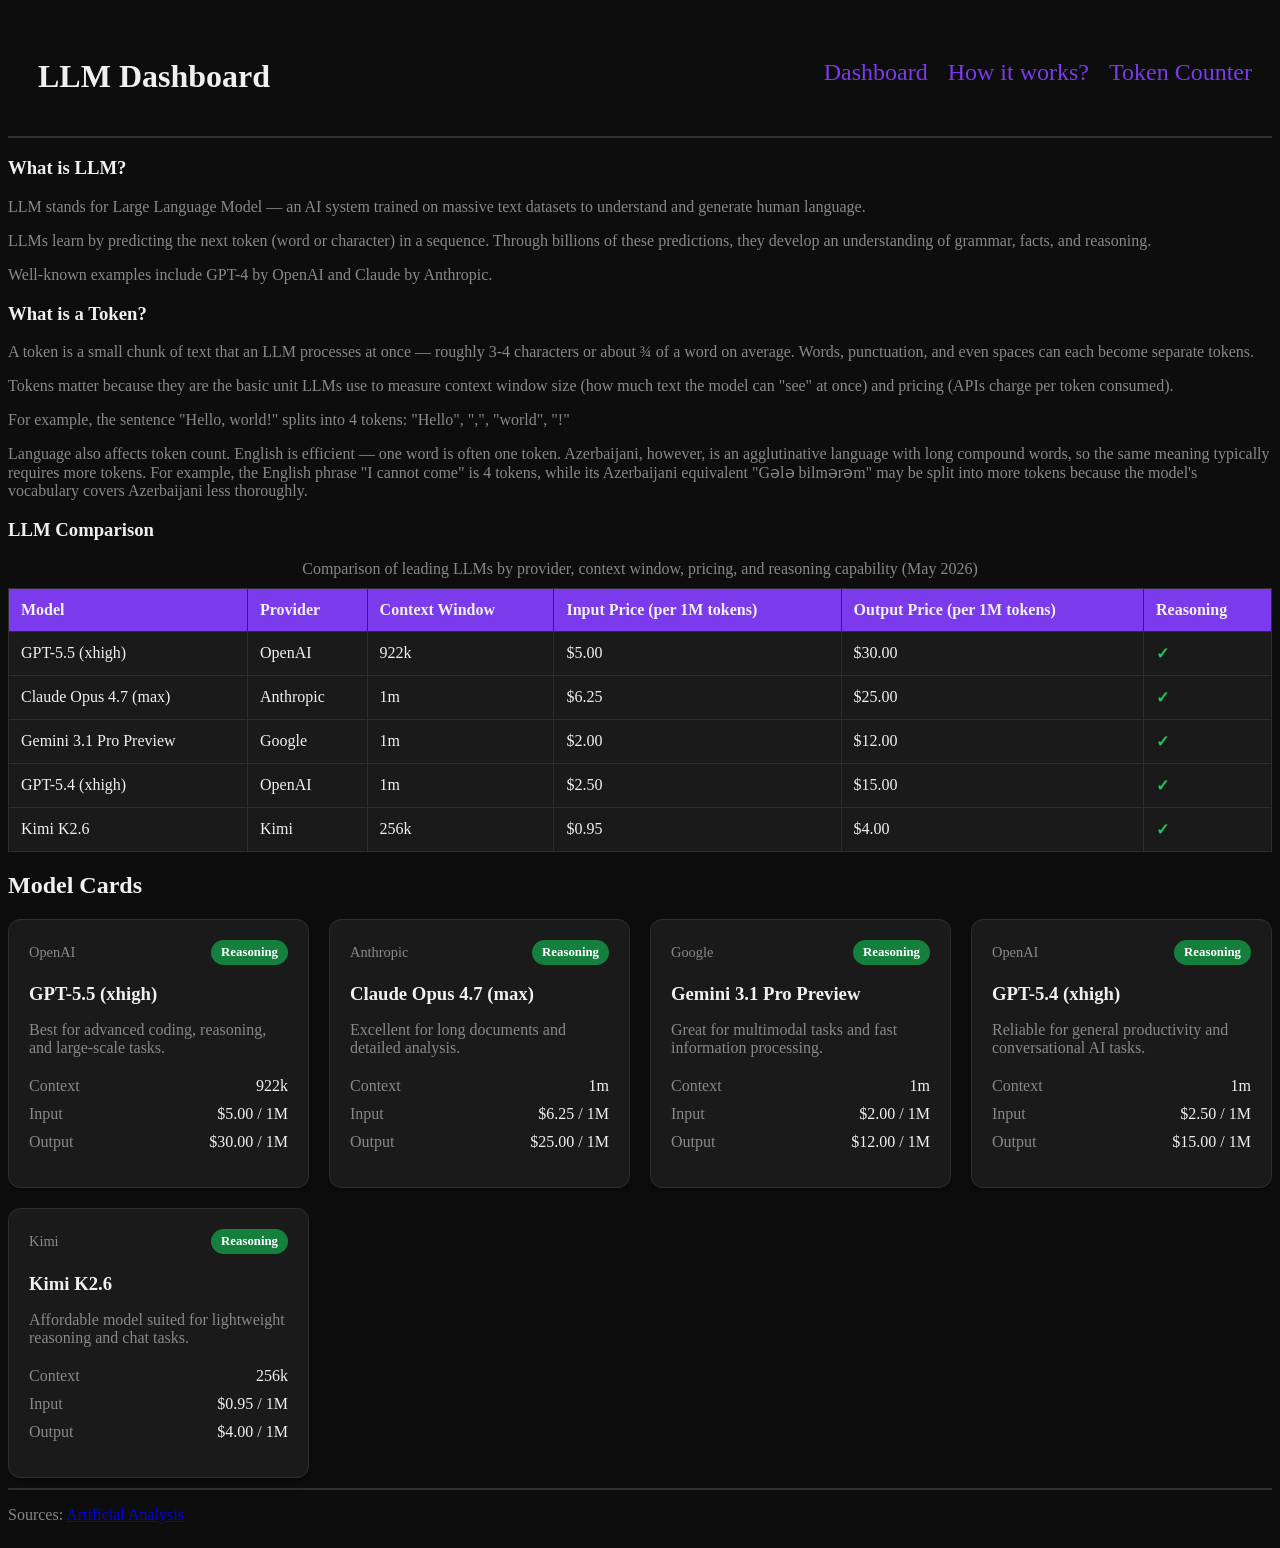
<file: index.html>
<!DOCTYPE html>
<html lang="en">
    <head> 
        <meta charset="UTF-8">
        <meta http-equiv="X-UA-Compatible" content="IE=edge">
        <meta name="viewport" content="width=device-width, initial-scale=1.0">
        <title>LLM Dashboard</title>
        <link rel="stylesheet" href="style.css">
    </head>
    <body>
        <header>
            <h1>LLM Dashboard</h1>
        </header>
        <nav>
            <ul>
                <li>
                    <a href="index.html">Dashboard</a>
                </li>
                <li>
                    <a href="how-it-works.html">How it works?</a>
                </li>
                <li>
                    <a href="tokenCounter.html">Token Counter</a>
                </li>
            </ul>
        </nav>
        <main>
            <section id="what-is-llm">
                <h3>What is LLM?</h3>
                <p>LLM stands for Large Language Model — an AI system trained on massive text datasets to understand and generate human language.</p>
                <p>LLMs learn by predicting the next token (word or character) in a sequence. Through billions of these predictions, they develop an understanding of grammar, facts, and reasoning.</p>
                <p>Well-known examples include GPT-4 by OpenAI and Claude by Anthropic.</p>
            </section>
            <section id="what-is-token">
                <h3>What is a Token?</h3>
                <p>A token is a small chunk of text that an LLM processes at once — roughly 3-4 characters or about ¾ of a word on average. Words, punctuation, and even spaces can each become separate tokens.</p>
                <p>Tokens matter because they are the basic unit LLMs use to measure context window size (how much text the model can "see" at once) and pricing (APIs charge per token consumed).</p>
                <p>For example, the sentence "Hello, world!" splits into 4 tokens: "Hello", ",", "world", "!"</p>
                <p>Language also affects token count. English is efficient — one word is often one token. Azerbaijani, however, is an agglutinative language with long compound words, so the same meaning typically requires more tokens. For example, the English phrase "I cannot come" is 4 tokens, while its Azerbaijani equivalent "Gələ bilmərəm" may be split into more tokens because the model's vocabulary covers Azerbaijani less thoroughly.</p>
            </section>
            <section id="comparison">
                <h3>LLM Comparison</h3>
                <table>
                    <caption>Comparison of leading LLMs by provider, context window, pricing, and reasoning capability (May 2026)</caption>
                    <thead>
                        <tr>
                            <th>Model</th>
                            <th>Provider</th>
                            <th>Context Window</th>
                            <th>Input Price (per 1M tokens)</th>
                            <th>Output Price (per 1M tokens)</th>
                            <th>Reasoning</th>
                        </tr>
                    </thead>
                    <tbody>
                        <tr>
                            <td>GPT-5.5 (xhigh)</td>
                            <td>OpenAI</td>
                            <td>922k</td>
                            <td>$5.00</td>
                            <td>$30.00</td>
                            <td>✓</td>
                        </tr>
                        <tr>
                            <td>Claude Opus 4.7 (max)</td>
                            <td>Anthropic</td>
                            <td>1m</td>
                            <td>$6.25</td>
                            <td>$25.00</td>
                            <td>✓</td>
                        </tr>
                        <tr>
                            <td>Gemini 3.1 Pro Preview</td>
                            <td>Google</td>
                            <td>1m</td>
                            <td>$2.00</td>
                            <td>$12.00</td>
                            <td>✓</td>
                        </tr>
                        <tr>
                            <td>GPT-5.4 (xhigh)</td>
                            <td>OpenAI</td>
                            <td>1m</td>
                            <td>$2.50</td>
                            <td>$15.00</td>
                            <td>✓</td>
                        </tr>
                        <tr>
                            <td>Kimi K2.6</td>
                            <td>Kimi</td>
                            <td>256k</td>
                            <td>$0.95</td>
                            <td>$4.00</td>
                            <td>✓</td>
                        </tr>
                    </tbody>
                </table>
            </section>
            <section id="model-cards">
                <h2>Model Cards</h2>
                <section class="cards-container">

                    <div class="card">
                        <div class="card-header">
                            <span class="card-provider">OpenAI</span>
                            <span class="card-reasoning reasoning-yes">Reasoning</span>
                        </div>
                
                        <h3 class="card-name">GPT-5.5 (xhigh)</h3>
                
                        <p class="card-tagline">
                            Best for advanced coding, reasoning, and large-scale tasks.
                        </p>
                
                        <ul class="card-specs">
                            <li>
                                <span class="spec-label">Context</span>
                                <span class="spec-value">922k</span>
                            </li>
                
                            <li>
                                <span class="spec-label">Input</span>
                                <span class="spec-value">$5.00 / 1M</span>
                            </li>
                
                            <li>
                                <span class="spec-label">Output</span>
                                <span class="spec-value">$30.00 / 1M</span>
                            </li>
                        </ul>
                    </div>
                
                    <div class="card">
                        <div class="card-header">
                            <span class="card-provider">Anthropic</span>
                            <span class="card-reasoning reasoning-yes">Reasoning</span>
                        </div>
                
                        <h3 class="card-name">Claude Opus 4.7 (max)</h3>
                
                        <p class="card-tagline">
                            Excellent for long documents and detailed analysis.
                        </p>
                
                        <ul class="card-specs">
                            <li>
                                <span class="spec-label">Context</span>
                                <span class="spec-value">1m</span>
                            </li>
                
                            <li>
                                <span class="spec-label">Input</span>
                                <span class="spec-value">$6.25 / 1M</span>
                            </li>
                
                            <li>
                                <span class="spec-label">Output</span>
                                <span class="spec-value">$25.00 / 1M</span>
                            </li>
                        </ul>
                    </div>
                
                    <div class="card">
                        <div class="card-header">
                            <span class="card-provider">Google</span>
                            <span class="card-reasoning reasoning-yes">Reasoning</span>
                        </div>
                
                        <h3 class="card-name">Gemini 3.1 Pro Preview</h3>
                
                        <p class="card-tagline">
                            Great for multimodal tasks and fast information processing.
                        </p>
                
                        <ul class="card-specs">
                            <li>
                                <span class="spec-label">Context</span>
                                <span class="spec-value">1m</span>
                            </li>
                
                            <li>
                                <span class="spec-label">Input</span>
                                <span class="spec-value">$2.00 / 1M</span>
                            </li>
                
                            <li>
                                <span class="spec-label">Output</span>
                                <span class="spec-value">$12.00 / 1M</span>
                            </li>
                        </ul>
                    </div>
                
                    <div class="card">
                        <div class="card-header">
                            <span class="card-provider">OpenAI</span>
                            <span class="card-reasoning reasoning-yes">Reasoning</span>
                        </div>
                
                        <h3 class="card-name">GPT-5.4 (xhigh)</h3>
                
                        <p class="card-tagline">
                            Reliable for general productivity and conversational AI tasks.
                        </p>
                
                        <ul class="card-specs">
                            <li>
                                <span class="spec-label">Context</span>
                                <span class="spec-value">1m</span>
                            </li>
                
                            <li>
                                <span class="spec-label">Input</span>
                                <span class="spec-value">$2.50 / 1M</span>
                            </li>
                
                            <li>
                                <span class="spec-label">Output</span>
                                <span class="spec-value">$15.00 / 1M</span>
                            </li>
                        </ul>
                    </div>
                
                    <div class="card">
                        <div class="card-header">
                            <span class="card-provider">Kimi</span>
                            <span class="card-reasoning reasoning-yes">Reasoning</span>
                        </div>
                
                        <h3 class="card-name">Kimi K2.6</h3>
                
                        <p class="card-tagline">
                            Affordable model suited for lightweight reasoning and chat tasks.
                        </p>
                
                        <ul class="card-specs">
                            <li>
                                <span class="spec-label">Context</span>
                                <span class="spec-value">256k</span>
                            </li>
                
                            <li>
                                <span class="spec-label">Input</span>
                                <span class="spec-value">$0.95 / 1M</span>
                            </li>
                
                            <li>
                                <span class="spec-label">Output</span>
                                <span class="spec-value">$4.00 / 1M</span>
                            </li>
                        </ul>
                    </div>
                
                </section>
            </section>
        </main>
        <footer>
            <p>Sources: <a href="https://artificialanalysis.ai/">Artificial Analysis</a></p>
        </footer>
  </body>
</html>
</file>
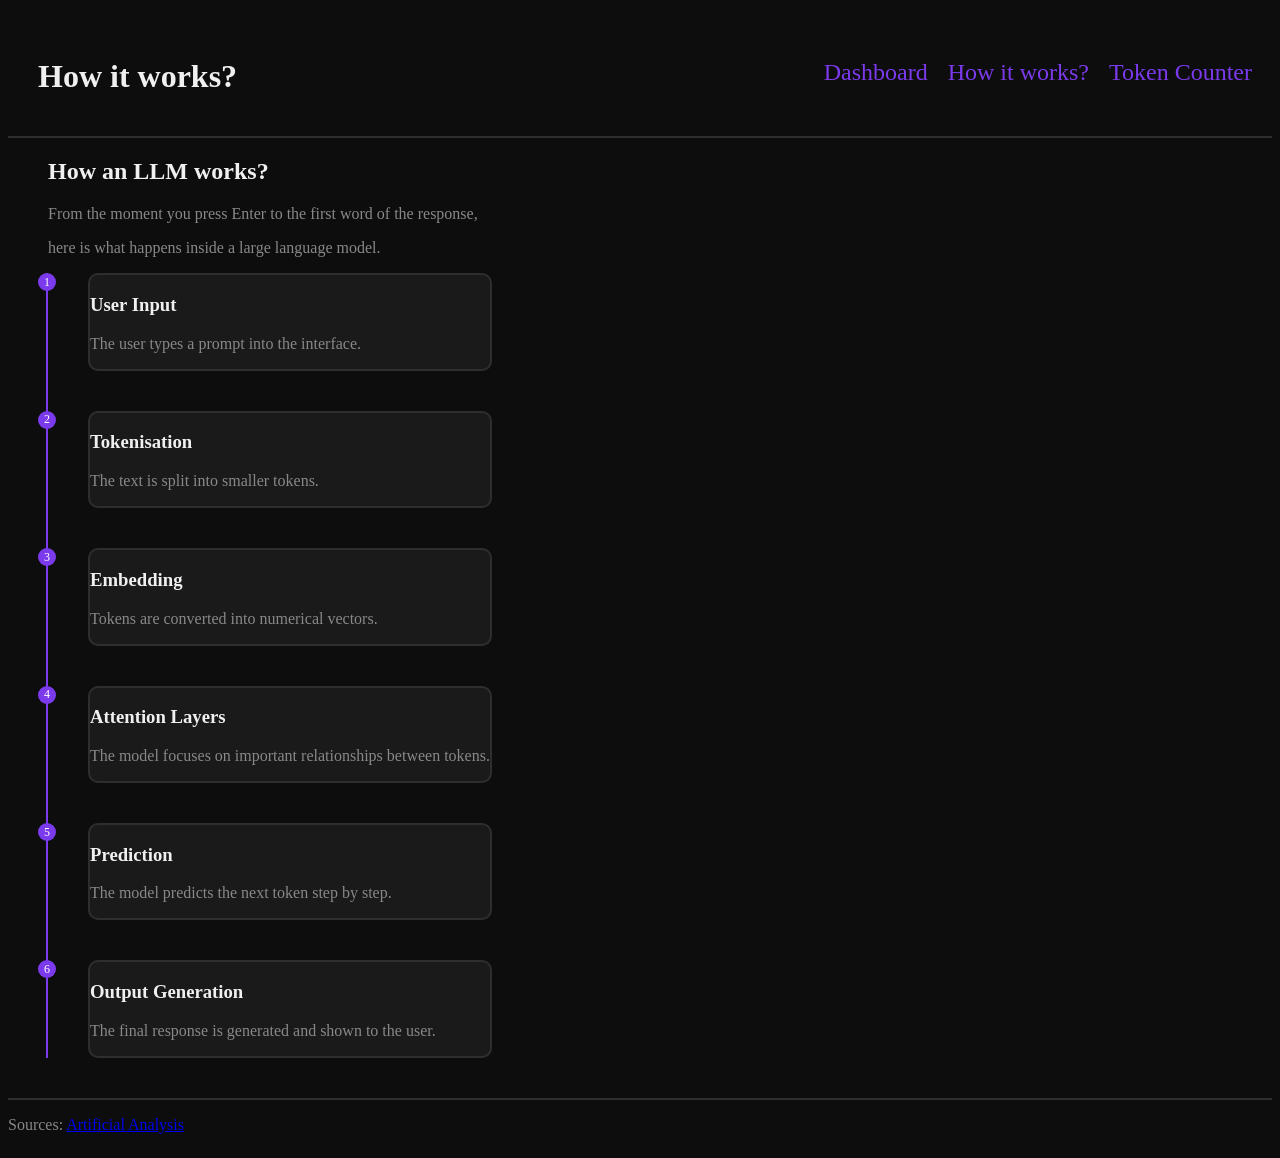
<file: how-it-works.html>
<!DOCTYPE html>
<html lang="en">
    <head> 
        <meta charset="UTF-8">
        <meta http-equiv="X-UA-Compatible" content="IE=edge">
        <meta name="viewport" content="width=device-width, initial-scale=1.0">
        <title>How it works?</title>
        <link rel="stylesheet" href="style.css">
    </head>
    <body>
        <header>
            <h1>How it works?</h1>
        </header>
        <nav>
            <ul>
                <li>
                    <a href="index.html">Dashboard</a>
                </li>
                <li>
                    <a href="how-it-works.html">How it works?</a>
                </li>
                <li>
                    <a href="tokenCounter.html">Token Counter</a>
                </li>
            </ul>
        </nav>
        <main>
            <div class="text-how-an-llm-works">
                <h2>How an LLM works?</h2>
                <p>From the moment you press Enter to the first word of the response,</p>
                <p>here is what happens inside a large language model.</p>
            </div>
                <section id="timeline"> 
                    <ol class="timeline">
                        <li class="timeline-step">
                            <div class="step-marker">1</div>
                            <div class="step-content">
                                <h3>User Input</h3>
                                <p>The user types a prompt into the interface.</p>
                            </div>
                        </li>
                
                        <li class="timeline-step">
                            <div class="step-marker">2</div>
                            <div class="step-content">
                                <h3>Tokenisation</h3>
                                <p>The text is split into smaller tokens.</p>
                            </div>
                        </li>
                
                        <li class="timeline-step">
                            <div class="step-marker">3</div>
                            <div class="step-content">
                                <h3>Embedding</h3>
                                <p>Tokens are converted into numerical vectors.</p>
                            </div>
                        </li>
                
                        <li class="timeline-step">
                            <div class="step-marker">4</div>
                            <div class="step-content">
                                <h3>Attention Layers</h3>
                                <p>The model focuses on important relationships between tokens.</p>
                            </div>
                        </li>
                
                        <li class="timeline-step">
                            <div class="step-marker">5</div>
                            <div class="step-content">
                                <h3>Prediction</h3>
                                <p>The model predicts the next token step by step.</p>
                            </div>
                        </li>
                
                        <li class="timeline-step">
                            <div class="step-marker">6</div>
                            <div class="step-content">
                                <h3>Output Generation</h3>
                                <p>The final response is generated and shown to the user.</p>
                            </div>
                        </li>
                    </ol>
                </section>
        </main>
        <footer>
            <p>Sources: <a href="https://artificialanalysis.ai/">Artificial Analysis</a></p>
        </footer>
  </body>
</html>
</file>
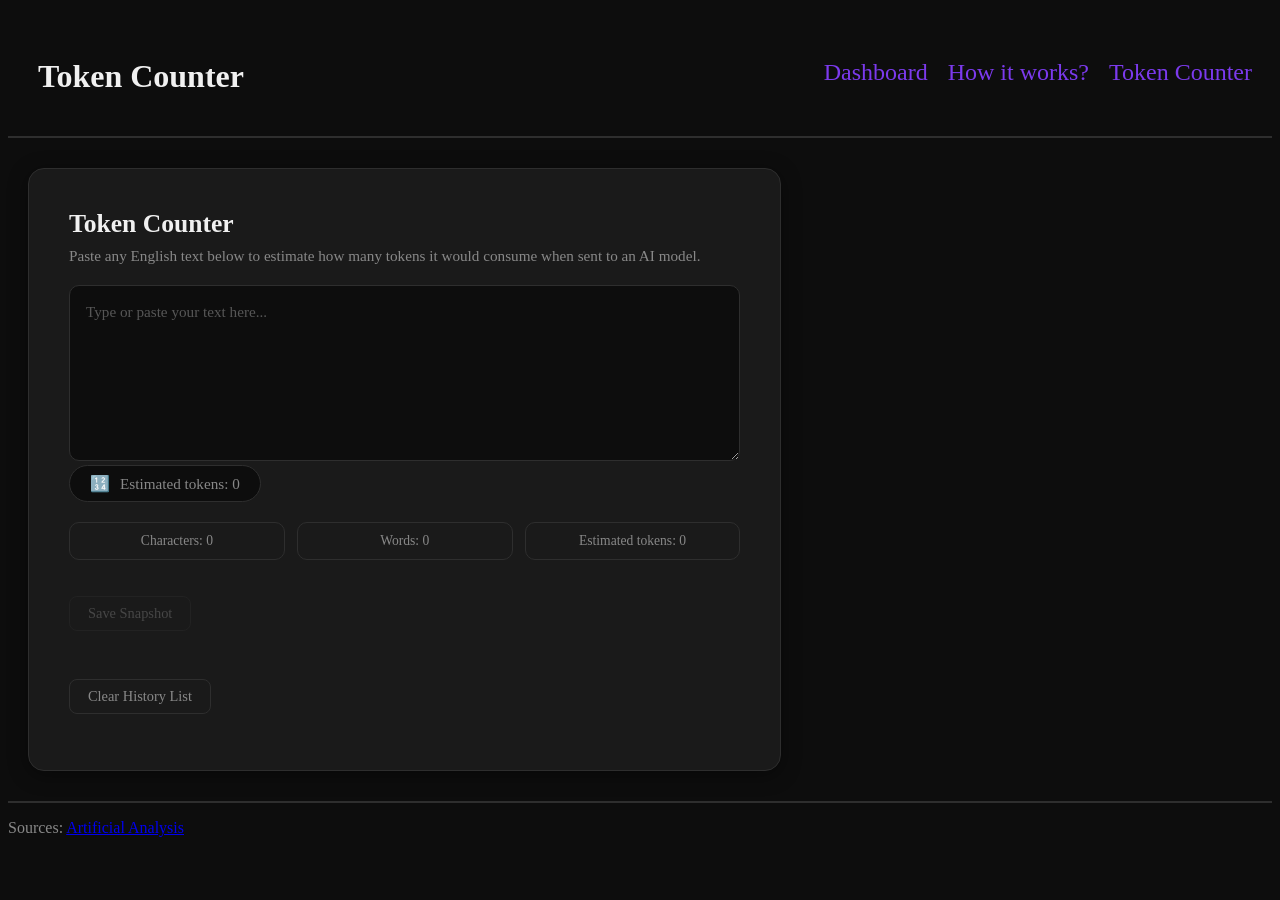
<file: tokenCounter.html>
<!DOCTYPE html>
<html lang="en">
    <head> 
        <meta charset="UTF-8">
        <meta http-equiv="X-UA-Compatible" content="IE=edge">
        <meta name="viewport" content="width=device-width, initial-scale=1.0">
        <title>Token Counter</title>
        <link rel="stylesheet" href="style.css">
    </head>
    <body>
        <header>
            <h1>Token Counter</h1>
        </header>
        <nav>
            <ul>
                <li>
                    <a href="index.html">Dashboard</a>
                </li>
                <li>
                    <a href="how-it-works.html">How it works?</a>
                </li>
                <li>
                    <a href="tokenCounter.html">Token Counter</a>
                </li>
            </ul>
        </nav>
        <main>
            <section id="tokenCounter">
                <h2>Token Counter</h2>
                <p>Paste any English text below to estimate how many tokens it would consume when sent to an AI model.</p>
                <textarea id="inputText" rows="6" placeholder="Type or paste your text here..."></textarea>
                <p id="result">Estimated tokens: 0</p>
                <div id="stats">
                    <span id="stat-chars" class="stat-card">Characters: 0</span>
                    <span id="stat-words" class="stat-card">Words: 0</span>
                    <span id="stat-tokens" class="stat-card">Estimated tokens: 0</span>
                </div>
                <button id="save-btn" disabled>Save Snapshot</button>
                <ul id="history-list"></ul>
                <button id="clear-btn">Clear History List</button>
            </section>
        </main>
        <footer>
            <p>Sources: <a href="https://artificialanalysis.ai/">Artificial Analysis</a></p>
        </footer>
  </body>
  <script src="tokenCounter.js"></script>
</html>
</file>
<file: style.css>
:root {
    --color-background: #0d0d0d;
    --color-surface: #1a1a1a;
    --color-border: #2e2e2e;
    --color-text-primary: #f0f0f0;
    --color-text-secondary: #888888;
    --color-accent: #7c3aed;
    --color-accent-hover: #6d28d9;
}
*{
    box-sizing: border-box;
}
body{
    display: flex;
    flex-wrap: wrap;
    background-color: var(--color-background);
}
h1{
    margin-top: 30px;
    margin-left: 10px;
    color: var(--color-text-primary);
    font-family: 'Roboto';
}
h2{
    color: var(--color-text-primary);
    font-family: 'Roboto';
}
h3{
    color: var(--color-text-primary);
    font-family: 'Roboto';
}
p{
    color: var(--color-text-secondary);
    font-family: 'Roboto';
}
caption{
    color: var(--color-text-secondary);
    font-family: 'Roboto';
}
header {
    width: 50%;
    border-bottom: 2px solid var(--color-border);
    padding: 20px;
}

nav {
    width: 50%;
    display: flex;
    justify-content: flex-end;
    align-items: center;
    border-bottom: 2px solid var(--color-border);
    padding: 20px;
}

nav ul {
    display: flex;
    gap: 20px;
    list-style: none;
    padding: 0;
    margin: 0;
}

nav a {
    text-decoration: none;
    color: var(--color-accent);
    font-family: 'Roboto';
    font-size: 24px;
}

nav a:hover {
    color: var(--color-accent-hover);
}

footer{
    border-top: 2px solid var(--color-border);
    width: 100%;
}

table {
    width: 100%;
    border-collapse: collapse;
    background-color: var(--color-surface);
    color: var(--color-text-primary);
}

th,
td {
    border: 1px solid var(--color-border);
    padding: 12px;
    text-align: left;
}

thead {
    background-color: var(--color-accent);
}

caption {
    margin-bottom: 10px;
    color: var(--color-text-secondary);
}

td:last-child {
    color: #22c55e;
    font-weight: bold;
}

.cards-container {
    display: grid;
    grid-template-columns: repeat(auto-fit, minmax(280px, 1fr));
    gap: 20px;
    margin-bottom: 10px;
}

.card {
    background-color: var(--color-surface);
    border: 1px solid var(--color-border);
    border-radius: 12px;
    padding: 20px;
    box-shadow: 0 4px 10px rgba(0, 0, 0, 0.3);
    transition: transform 0.3s ease, box-shadow 0.3s ease;
}

.card:hover {
    transform: translateY(-5px);
    box-shadow: 0 8px 20px rgba(0, 0, 0, 0.4);
}

.card-header {
    display: flex;
    justify-content: space-between;
    align-items: center;
    margin-bottom: 15px;
}

.card-provider {
    color: var(--color-text-secondary);
    font-size: 0.9rem;
}

.card-name {
    margin-bottom: 10px;
    color: var(--color-text-primary);
}

.card-tagline {
    color: var(--color-text-secondary);
    margin-bottom: 20px;
}

.card-specs {
    list-style: none;
    padding: 0;
}

.card-specs li {
    display: flex;
    justify-content: space-between;
    margin-bottom: 10px;
}

.spec-label {
    color: var(--color-text-secondary);
}

.spec-value {
    color: var(--color-text-primary);
}

.card-reasoning {
    padding: 5px 10px;
    border-radius: 999px;
    font-size: 0.8rem;
    font-weight: bold;
}

.reasoning-yes {
    background-color: #15803d;
    color: white;
}

.reasoning-no {
    background-color: #b91c1c;
    color: white;
}

.timeline {
    list-style: none;
    padding: 0;
    position: relative;
    margin-left: 20px;
}

.timeline::before {
    content: "";
    position: absolute;
    left: 18px;
    top: 0;
    bottom: 0;
    width: 2px;
    background-color: var(--color-accent);
}

.timeline-step {
    position: relative;
    margin-bottom: 40px;
    opacity: 0;
    transform: translateY(20px);
    animation: fadeInUp 0.6s ease forwards;
}

.timeline-step:nth-child(1) { animation-delay: 0.1s; }
.timeline-step:nth-child(2) { animation-delay: 0.2s; }
.timeline-step:nth-child(3) { animation-delay: 0.3s; }
.timeline-step:nth-child(4) { animation-delay: 0.4s; }
.timeline-step:nth-child(5) { animation-delay: 0.5s; }
.timeline-step:nth-child(6) { animation-delay: 0.6s; }

.step-marker {
    position: absolute;
    left: 10px;
    top: 0;
    width: 18px;
    height: 18px;
    background-color: var(--color-accent);
    border-radius: 50%;
    color: white;
    font-size: 12px;
    display: flex;
    align-items: center;
    justify-content: center;
}

.step-content {
    margin-left: 60px;
    background-color: var(--color-surface);
    border-radius: 10px;
    border: 2px solid var(--color-border);
}

@keyframes fadeInUp {
    from {
        opacity: 0;
        transform: translateY(20px);
    }
    to {
        opacity: 1;
        transform: translateY(0);
    }
}

.text-how-an-llm-works{
    margin-left: 40px;
}

#tokenCounter {
    width: 100%;
    padding: 40px;
    background-color: var(--color-surface);
    border: 1px solid var(--color-border);
    border-radius: 16px;
    margin: 30px 20px;
    box-shadow: 0 4px 20px rgba(0, 0, 0, 0.4);
}

#tokenCounter h2 {
    margin-top: 0;
    margin-bottom: 8px;
    font-size: 1.6rem;
}

#tokenCounter > p {
    margin-top: 0;
    margin-bottom: 20px;
    font-size: 0.95rem;
}

#inputText {
    width: 100%;
    background-color: var(--color-background);
    border: 1px solid var(--color-border);
    border-radius: 10px;
    padding: 14px 16px;
    color: var(--color-text-primary);
    font-family: 'Roboto';
    font-size: 0.95rem;
    resize: vertical;
    outline: none;
    transition: border-color 0.2s ease, box-shadow 0.2s ease;
    line-height: 1.6;
}

#inputText::placeholder {
    color: var(--color-text-secondary);
    opacity: 0.6;
}

#inputText:focus {
    border-color: var(--color-accent);
    box-shadow: 0 0 0 3px rgba(124, 58, 237, 0.2);
}

#result {
    display: inline-flex;
    align-items: center;
    gap: 10px;
    margin-top: 16px;
    margin-bottom: 0;
    background-color: var(--color-background);
    border: 1px solid var(--color-border);
    border-radius: 999px;
    padding: 8px 20px;
    font-size: 0.95rem;
    color: var(--color-text-secondary);
    transition: color 0.3s ease;
}

#result::before {
    content: "🔢";
    font-size: 1rem;
}
#stats {
    display: flex;
    gap: 12px;
    flex-wrap: wrap;
    margin-bottom: 20px;
}
#stats span{
    color: var(--color-text-secondary);
    font-family: 'Roboto';
}
#history-list li{
    list-style: none;
    color: var(--color-text-secondary);
    font-family: 'Roboto';
}

#save-btn, #clear-btn {
    border-radius: 8px;
    border: 1px solid var(--color-border);
    background-color: var(--color-surface);
    color: var(--color-text-secondary);
    padding: 8px 18px;
    font-family: 'Roboto';
    font-size: 0.9rem;
    cursor: pointer;
    transition: border-color 0.2s ease, color 0.2s ease;
    margin-right: 8px;
    margin-top: 16px;
    margin-bottom: 16px;
}

#save-btn:hover:not(:disabled), #clear-btn:hover {
    border-color: var(--color-accent);
    color: var(--color-text-primary);
}

#save-btn:disabled {
    opacity: 0.4;
    cursor: not-allowed;
}

.peak-badge {
    background-color: #15803d;
    color: white;
    font-size: 0.75rem;
    font-weight: bold;
    padding: 2px 10px;
    border-radius: 999px;
    margin-left: 8px;
    font-family: 'Roboto';
}
.stat-card {
    background-color: var(--color-surface);
    border: 1px solid var(--color-border);
    border-radius: 10px;
    padding: 10px 18px;
    font-family: var(--font-mono, 'Courier New', monospace);
    font-size: 0.85rem;
    color: var(--color-text-secondary);
    flex: 1;
    min-width: 140px;
    text-align: center;
    transition: border-color 0.2s;
}
.stat-card:hover {
    border-color: var(--color-accent);
    color: var(--color-text-primary);
}
</file>
